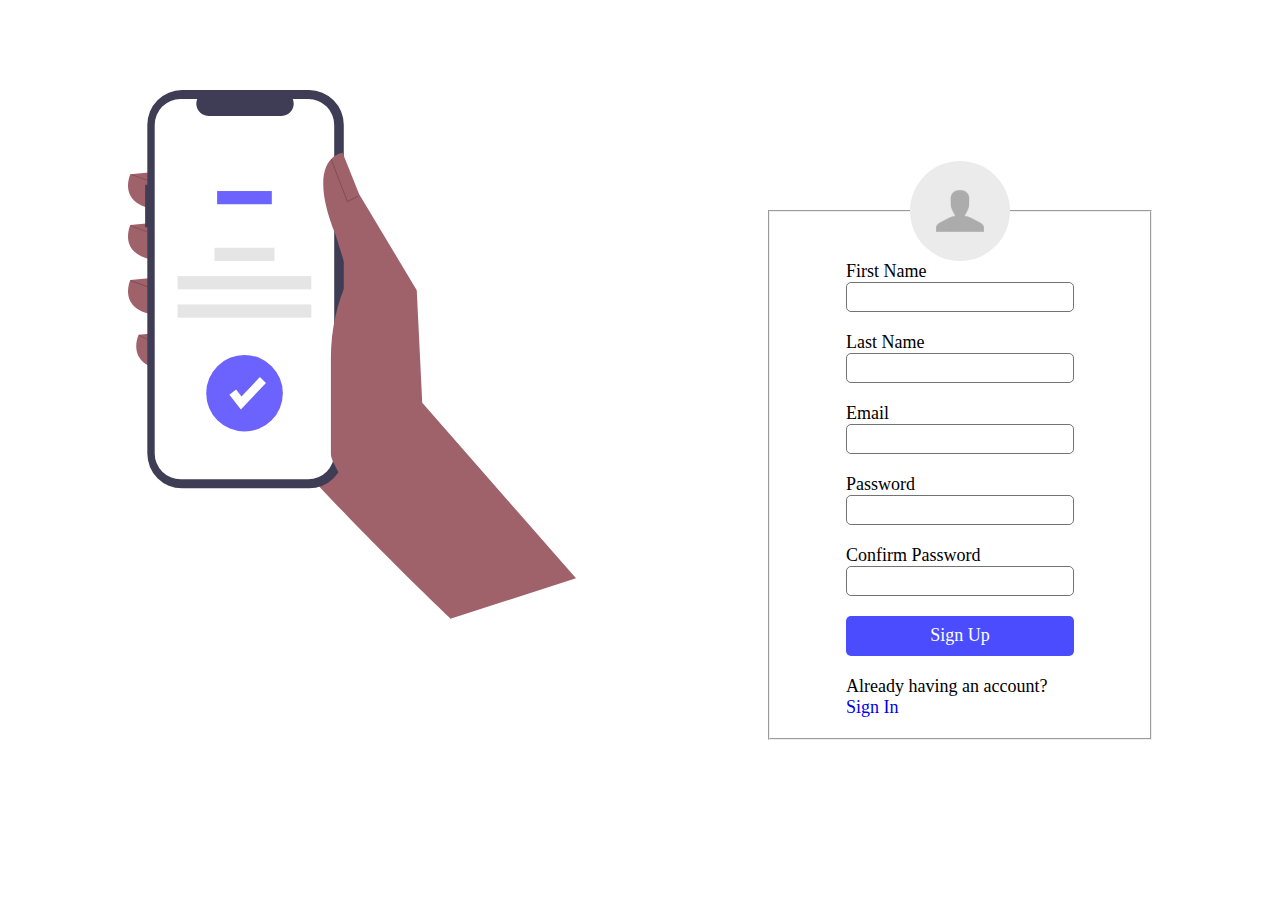
<file: index.html>
<html> 
<head>
<link rel="stylesheet" href="css/style.css">
<script src="js/backend.js"></script>
</head>
<body>
    
<div class="main">
    <div class="image">
        <img src="images/side_img.svg" alt="">
    </div>
    <form class="form" id="register">
        <fieldset>
            <legend>
                <span class="user-icon">
                    <img src="images/user.png" class="user-img" alt="">
                </span>
            </legend>

            <div class="fname">
                <span>First Name</span>
                <input type="text" name="fname">
            </div>

            <div class="lname">
                <span>Last Name</span>
                <input type="text" name="lname">
            </div>


            <div class="email">
                <span>Email</span>
                <input type="text" name="email">
            </div>


            <div class="password">
                <span>Password</span>
                <input type="password" name="pass1">
            </div>


            <div class="cpassword">
                <span>Confirm Password</span>
                <input type="password" name="pass2">
            </div>

            <div class="sign-up1">
            <button type="button" class="sign-up" onclick="signUp();return false">Sign Up</button>
        </div>

        <div class="existing">
            <span class="already">Already having an account? <a href="views/sign-in.html">Sign In</a></span>
        </div>
        </fieldset>
    </form>
</div>

</body>
</html>
</file>
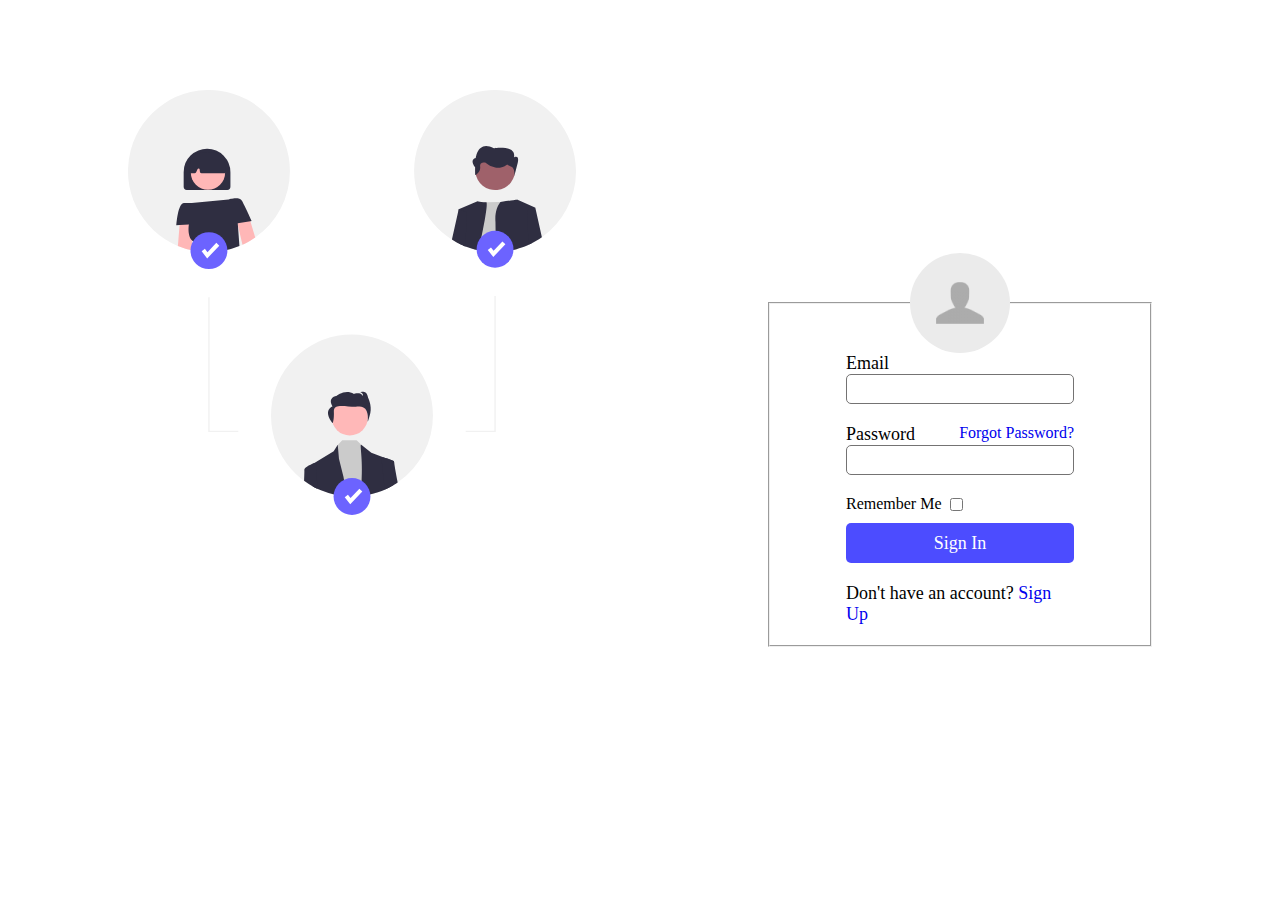
<file: views/sign-in.html>
<html> 
<head>
<link rel="stylesheet" href="../css/style.css">
<script src="../js/backend.js"></script>
</head>
<body>
    
<div class="main">
    <div class="image">
        <img src="../images/side_img2.svg" alt="">
    </div>
    <form class="form" id="login">
        <fieldset>
            <legend>
                <span class="user-icon">
                    <img src="../images/user.png" class="user-img" alt="">
                </span>
            </legend>

            <div class="email">
                <span>Email</span>
                <input type="text" name="email2">
            </div>


            <div class="password">
                <span class="password-label">
                    <span>Password</span> 
                    <a href="#">Forgot Password?</a>
                </span>
                <input type="password" name="password3">
            </div>

            <span class="remember-me">
                <span class="rem">Remember Me</span>
                <span><input type="checkbox"></span>
            </span>

            <div class="sign-up1">
            <button type="button" class="sign-up" onclick="signIn();return false">Sign In</button>
        </div>

        <div class="existing">
            <span class="already">Don't have an account? <a href="../index.html">Sign Up</a></span>
        </div>
        </fieldset>
    </form>
</div>

</body>
</html>
</file>
<file: css/style.css>
* {
            padding:0px;
            margin:0px;
            box-sizing: border-box;
        }

        .main {
            width:100%;
            height:100vh;
            background-color: white;
            display:flex;
            justify-content: center;
            align-items: center;
        }

        .form {
            width:30%;
            background-color: transparent;
        }

        .image {
            width:50%;
            height: 80%;
        }

        .image img {
            max-width: 100%;
            width:70%;
        }

        legend {
            margin:auto;
        }

        .form div {
            display:flex;
            flex-direction: column;
            width: 60%;
            margin:auto;
            padding-bottom:20px;
        }

        .form div span {
            font-size:18px;
            font-family:cursive;
        }

        .sign-up1 {
            width:60%;
            margin:auto;
        }

        .form div input {
            height:30px;
            border-radius: 5px;
            border:none;
            border: 1px solid #747373;
            padding-left:10px;
        }

        button {
            background-color:rgba(0,0,255,0.7);
            color: white;
            height:40px;
            border-radius:5px;
            border:none;
            font-size:18px;
            cursor:pointer;
            font-family:cursive;
        }

        button:hover {
            box-shadow: 0px 0px 15px rgba(0,0,255,0.7);
        }

        .user-icon {
            width:100px;
            height:100px;
            background-color:#ebebeb;
            border-radius: 50%;
            display:flex;
            justify-content: center;
            align-items: center;
        }

        .password-label {
            display:flex;
            justify-content: space-between;
        }

        .password-label a {
            font-size:16px;
            text-decoration: none;
        }

        .remember-me {
            display:flex;
            align-items: center;
            width:60%;
            margin:auto;
            margin-bottom:10px;
        }

        .rem {
            margin-right:8px;
            font-family: cursive;
        }

        .already {
            font-size:12px;
            width:100%;
        }

        .already a {
            text-decoration: none;
        }
</file>
